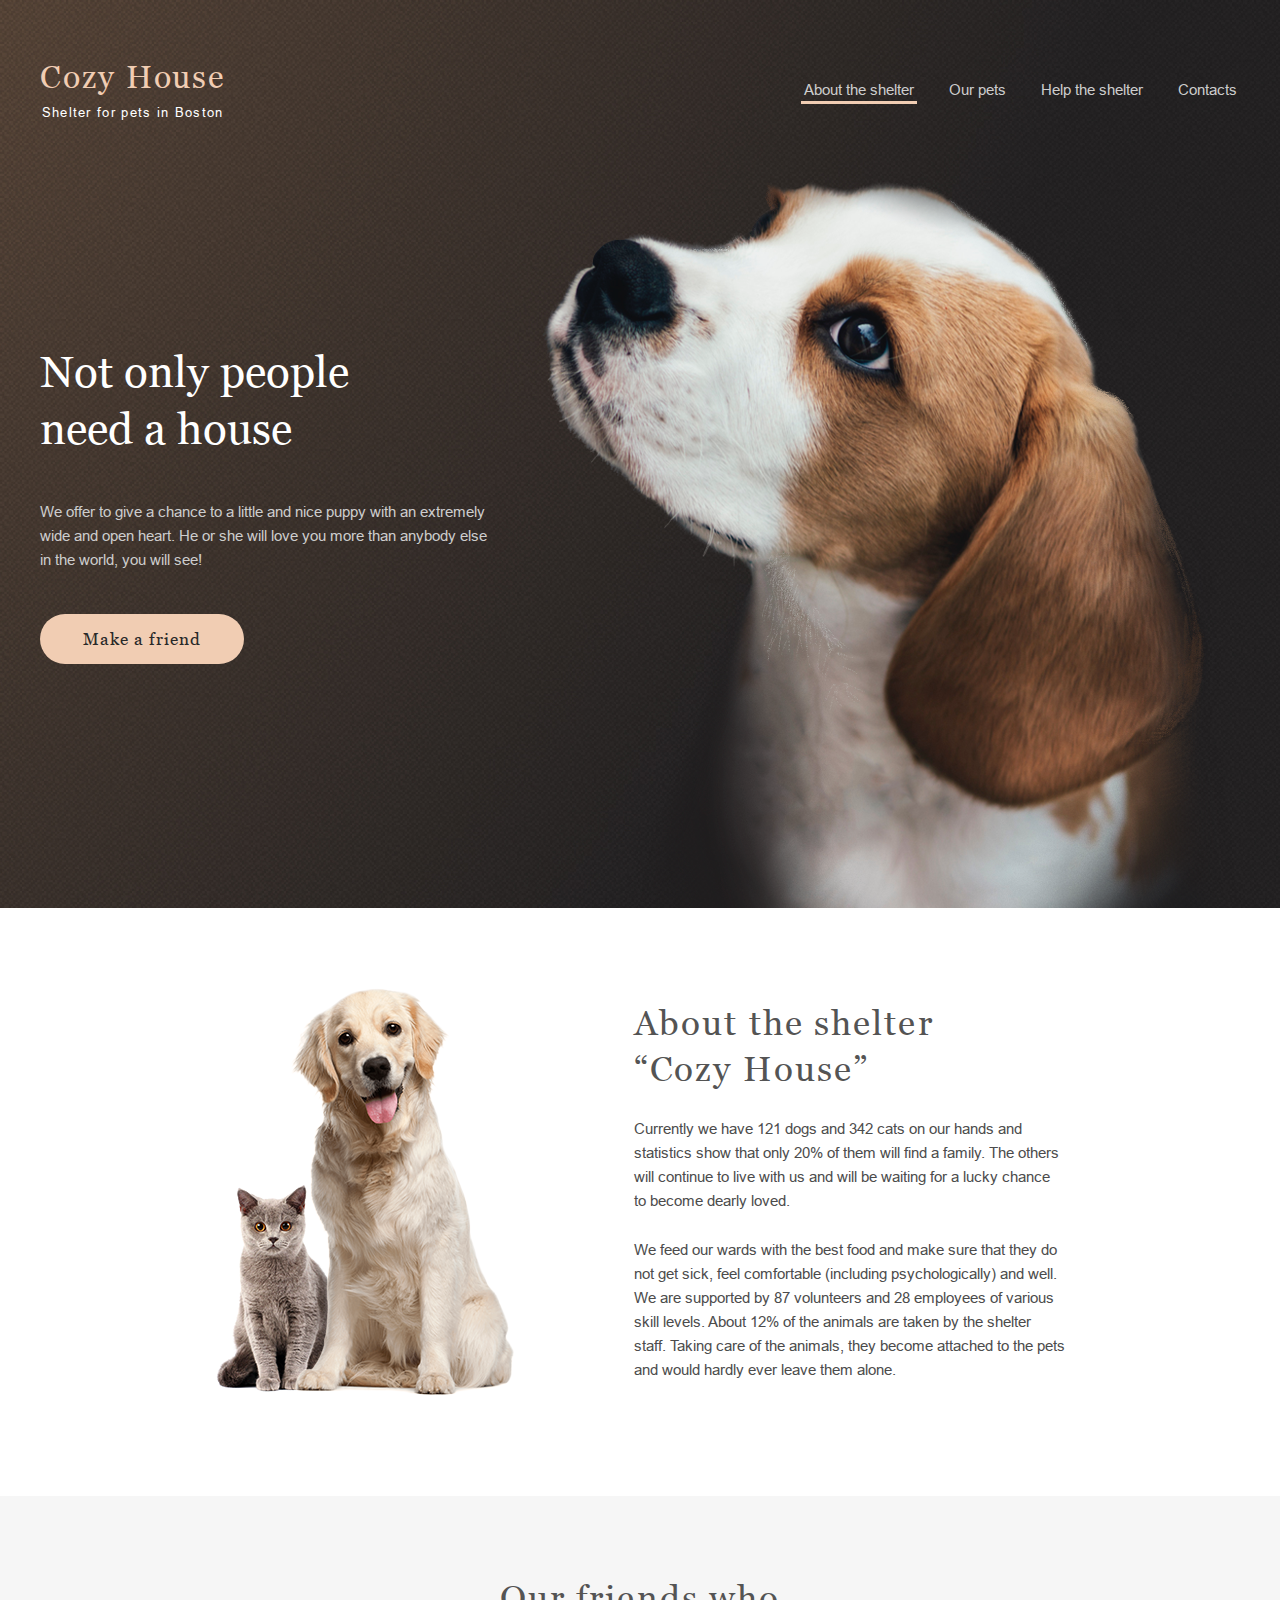
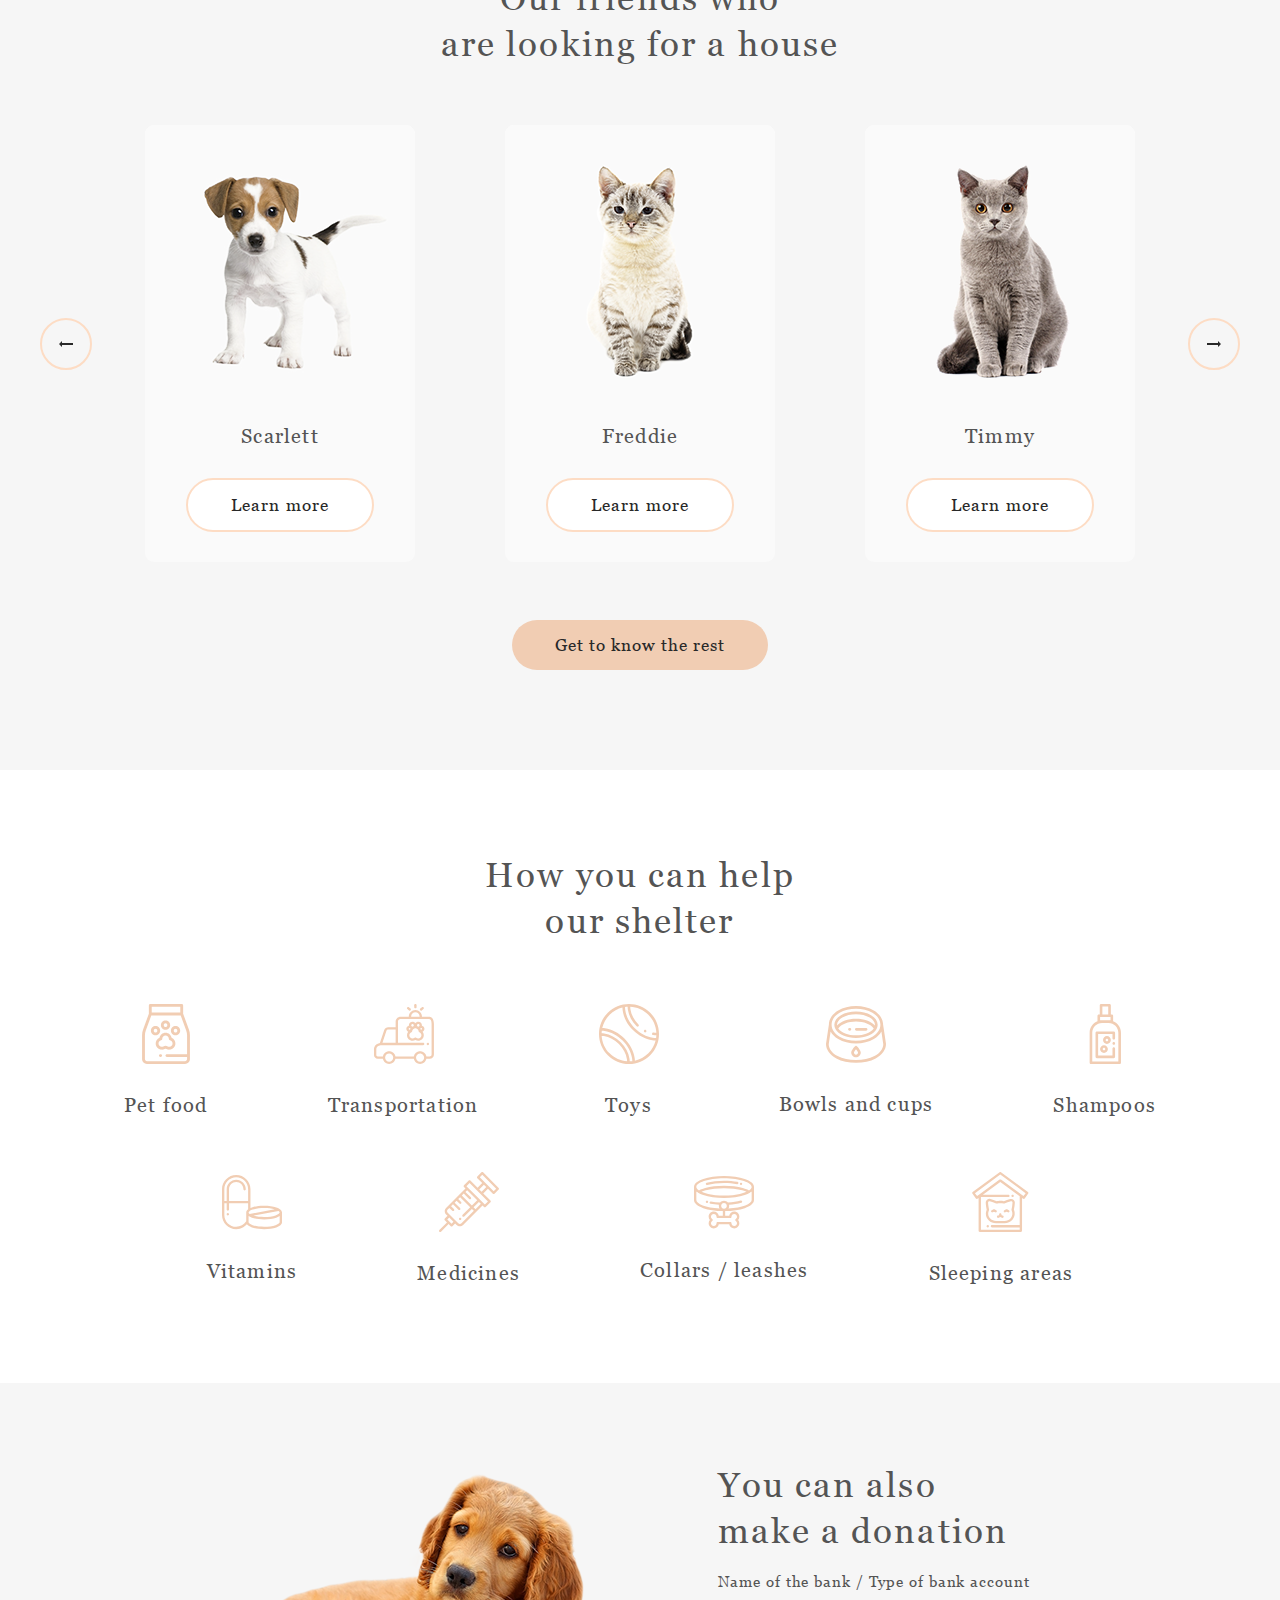
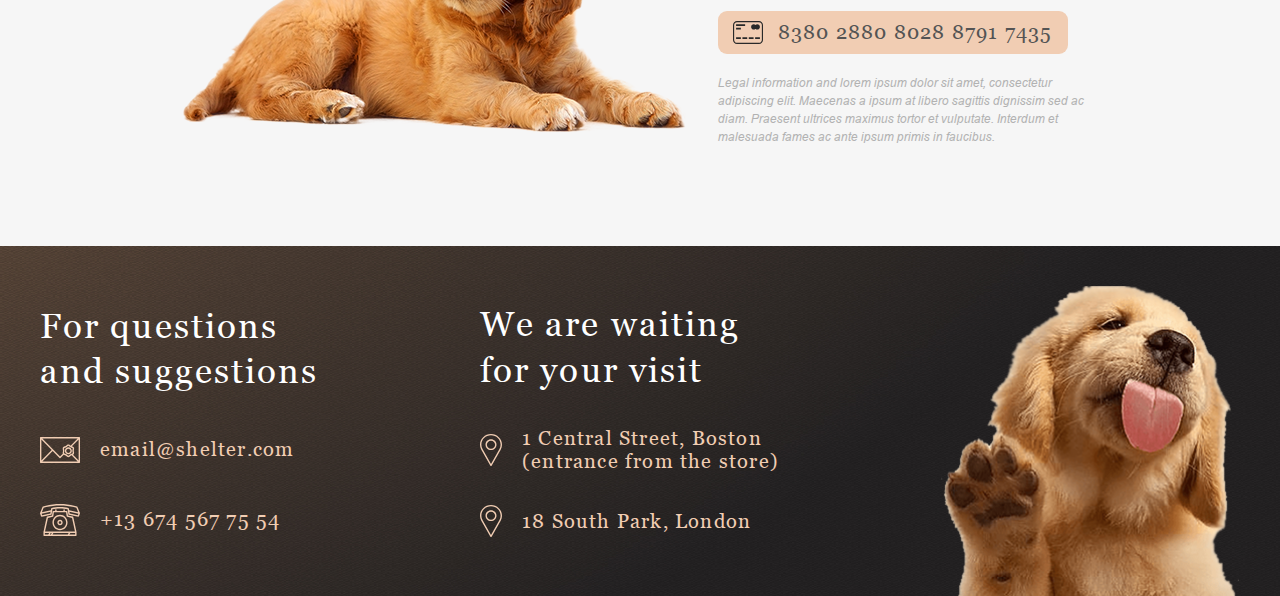
<file: shelter/pages/main/index.html>
<!DOCTYPE html>
<html lang="en">

<head>
  <meta charset="UTF-8" />
  <meta http-equiv="X-UA-Compatible" content="IE=edge" />
  <meta name="viewport" content="width=device-width, initial-scale=1.0" />
  <link rel="stylesheet" href="style.css" />
  <title>Shelter</title>
</head>

<body>
  <div class="wrapper">
    <div class="popup-mask">
      <div class="popup-modal">
        <button class="popup__button"></button>
      </div>
    </div>
    <header class="header">
      <div class="container">
        <a href="#" class="header__logo">
          <h1 class="header__logo-name">Cozy House</h1>
          <div class="header__logo-desc">Shelter for pets in Boston</div>
        </a>
        <div class="header__burger">
          <span></span>
          <span></span>
          <span></span>
        </div>
        <nav class="header__menu menu">
          <ul class="menu__list">
            <li class="menu__item">
              <a href="" class="menu__link active">About the shelter</a>
            </li>
            <li class="menu__item">
              <a href="../pets/ourpets.html" class="menu__link">Our pets</a>
            </li>
            <li class="menu__item">
              <a href="#help" class="menu__link">Help the shelter</a>
            </li>
            <li class="menu__item">
              <a href="#footer" class="menu__link">Contacts</a>
            </li>
          </ul>
        </nav>
      </div>
    </header>
    <main class="main">
      <section class="start-screen">
        <div class="container">
          <div class="start-screen__content">
            <div class="start-screen__block-text block-text">
              <h2 class="block-text__title">Not only people need a house</h2>
              <div class="block-text__text">
                We offer to give a chance to a little and nice puppy with an
                extremely wide and open heart. He or she will love you more
                than anybody else in the world, you will see!
              </div>
              <a href="#pets" class="block-text__button button">Make a friend</a>
            </div>
          </div>
          <div class="start-screen__image">
            <picture>
              <source media="(max-width: 767px)" srcset="../../assets/images/startScreen/puppy320.png">
              <source media="(max-width: 1279.5px)" srcset="../../assets/images/startScreen/puppy768.png">
              <img src="../../assets/images/startScreen/puppy.png" alt="">
            </picture>
          </div>
        </div>
      </section>
      <section class="about">
        <div class="container">
          <div class="about__image">
            <picture class="about__picture">
              <source media="(max-width: 767px)" srcset="../../assets/images/about/about-pets320.png">
              <source media="(max-width: 1279.5px)" srcset="../../assets/images/about/about-pets768.png">
              <img src="../../assets/images/about/about-pets.png" alt="about-image" />
            </picture>
          </div>
          <div class="about__content">
            <h2 class="about__title">About the shelter “Cozy House”</h2>
            <p>
              Currently we have 121 dogs and 342 cats on our hands and
              statistics show that only 20% of them will find a family. The
              others will continue to live with us and will be waiting for a
              lucky chance to become dearly loved.
            </p>
            <p>
              We feed our wards with the best food and make sure that they do
              not get sick, feel comfortable (including psychologically) and
              well. We are supported by 87 volunteers and 28 employees of
              various skill levels. About 12% of the animals are taken by the
              shelter staff. Taking care of the animals, they become attached
              to the pets and would hardly ever leave them alone.
            </p>
          </div>
        </div>
      </section>
      <section class="pets" id="pets">
        <div class="container">
          <h2 class="pets__title">Our friends who <br /> are looking for a house</h2>
          <div class="pets__slider slider">
            <div class="slider__arrow arrow-left">
              <img src="../../assets/icons/arrowLeft.svg" alt="left">
            </div>
            <div class="slider__wrapper">
              <div class="slider__cards">
                <ul class="slider__list" id="list-left"></ul>
                <ul class="slider__list" id="list-center"></ul>
                <ul class="slider__list" id="list-right"></ul>
              </div>
            </div>
            <div href="#" class="slider__arrow arrow-right">
              <img src="../../assets/icons/arrowRight.svg" alt="right">
            </div>
          </div>
          <a href="../pets/ourpets.html" class="pets__button button">Get to know the rest</a>
        </div>
      </section>
      <section class="help" id="help">
        <div class="container">
          <h2 class="help__title">How you can help our shelter</h2>
          <ul class="help__list">
            <li class="help__item">
              <img src="../../assets/icons/help/petFood.svg" alt="" class="help__image">
              <div class="help__text">Pet food</div>
            </li>
            <li class="help__item">
              <img src="../../assets/icons/help/transportation.svg" alt="" class="help__image">
              <div class="help__text">Transportation</div>
            </li>
            <li class="help__item">
              <img src="../../assets/icons/help/toys.svg" alt="" class="help__image">
              <div class="help__text">Toys</div>
            </li>
            <li class="help__item">
              <img src="../../assets/icons/help/bowls-and-cups.svg" alt="" class="help__image">
              <div class="help__text">Bowls and cups</div>
            </li>
            <li class="help__item">
              <img src="../../assets/icons/help/shampoos.svg" alt="" class="help__image">
              <div class="help__text">Shampoos</div>
            </li>
            <li class="help__item">
              <img src="../../assets/icons/help/vitamins.svg" alt="" class="help__image">
              <div class="help__text">Vitamins</div>
            </li>
            <li class="help__item">
              <img src="../../assets/icons/help/medicines.svg" alt="" class="help__image">
              <div class="help__text">Medicines</div>
            </li>
            <li class="help__item">
              <img src="../../assets/icons/help/collars-or-leashes.svg" alt="" class="help__image">
              <div class="help__text">Collars / leashes</div>
            </li>
            <li class="help__item">
              <img src="../../assets/icons/help/sleeping-area.svg" alt="" class="help__image">
              <div class="help__text">Sleeping areas</div>
            </li>
          </ul>
        </div>
      </section>
      <section class="donation">
        <div class="container">
          <div class="donation__inner">
            <div class="donation__image">
              <picture class="donation__picture">
                <source media="(max-width: 767px)" srcset="../../assets/images/donation/donation-dog320.png">
                <source media="(max-width: 1279.5px)" srcset="../../assets/images/donation/donation-dog768.png">
                <img src="../../assets/images/donation/donation-dog.png" alt="donation-dog" class="donation__img">
              </picture>
            </div>
            <div class="donation__content">
              <h3 class="donation__title">You can also make a donation</h3>
              <div class="donation__subtitle">Name of the bank / Type of bank account</div>
              <div class="donation__credit-card">
                <img src="../../assets/icons/credit-card.svg" alt="" class="credit-card">
                <a href="#">8380 2880 8028 8791 7435</a>
              </div>
              <div class="donation__legal-info">Legal information and lorem ipsum dolor sit amet, consectetur adipiscing
                elit. Maecenas a ipsum at libero sagittis dignissim sed ac diam. Praesent ultrices maximus tortor et
                vulputate. Interdum et malesuada fames ac ante ipsum primis in faucibus.</div>
            </div>
          </div>
        </div>
      </section>
    </main>
    <footer class="footer" id="footer">
      <div class="container">
        <div class="footer__content">
          <div class="footer__contacts">
            <h3 class="footer__title">
              For questions and suggestions
            </h3>
            <div class="footer__contacts-info">
              <div class="footer__email footer__contact">
                <img src="../../assets/icons/footer/mail.svg" alt="mail">
                <a href="mailto:email@shelter.com">email@shelter.com</a>
              </div>
              <div class="footer__phone footer__contact">
                <img src="../../assets/icons/footer/phone.svg" alt="phone">
                <a href="tel:+13 674 567 75 54">+13 674 567 75 54</a>
              </div>
            </div>
          </div>
          <div class="footer__locations">
            <h3 class="footer__title">We are waiting for your visit</h3>
            <div class="footer__locations-info">
              <div class="footer__address footer__contact">
                <img src="../../assets/icons/footer/pin.svg" alt="pin">
                <a href="https://goo.gl/maps/1sQMjm68y4gkvGRN8">1 Central Street, Boston (entrance from the store)</a>
              </div>
              <div class="footer__address footer__contact">
                <img src="../../assets/icons/footer/pin.svg" alt="pin">
                <a href="https://goo.gl/maps/nyp86EaMifgNSCDZ9">18 South Park, London </a>
              </div>
            </div>
          </div>
          <div class="footer__image">
            <picture>
              <source media="(max-width:767px)" src="../../assets/images/footer/footer-puppy320.png">
              <img src="../../assets/images/footer/footer-puppy.png" alt="puppy">
            </picture>
          </div>
        </div>
    </footer>
    <div class="overlay"></div>
  </div>
  <script src="./jsscripts/burgermenu.js"></script>
  <script type="module" src="./jsscripts/carousel.js"></script>
  <script type="module" src="./jsscripts/popup.js"></script>
</body>
</html>
</file>
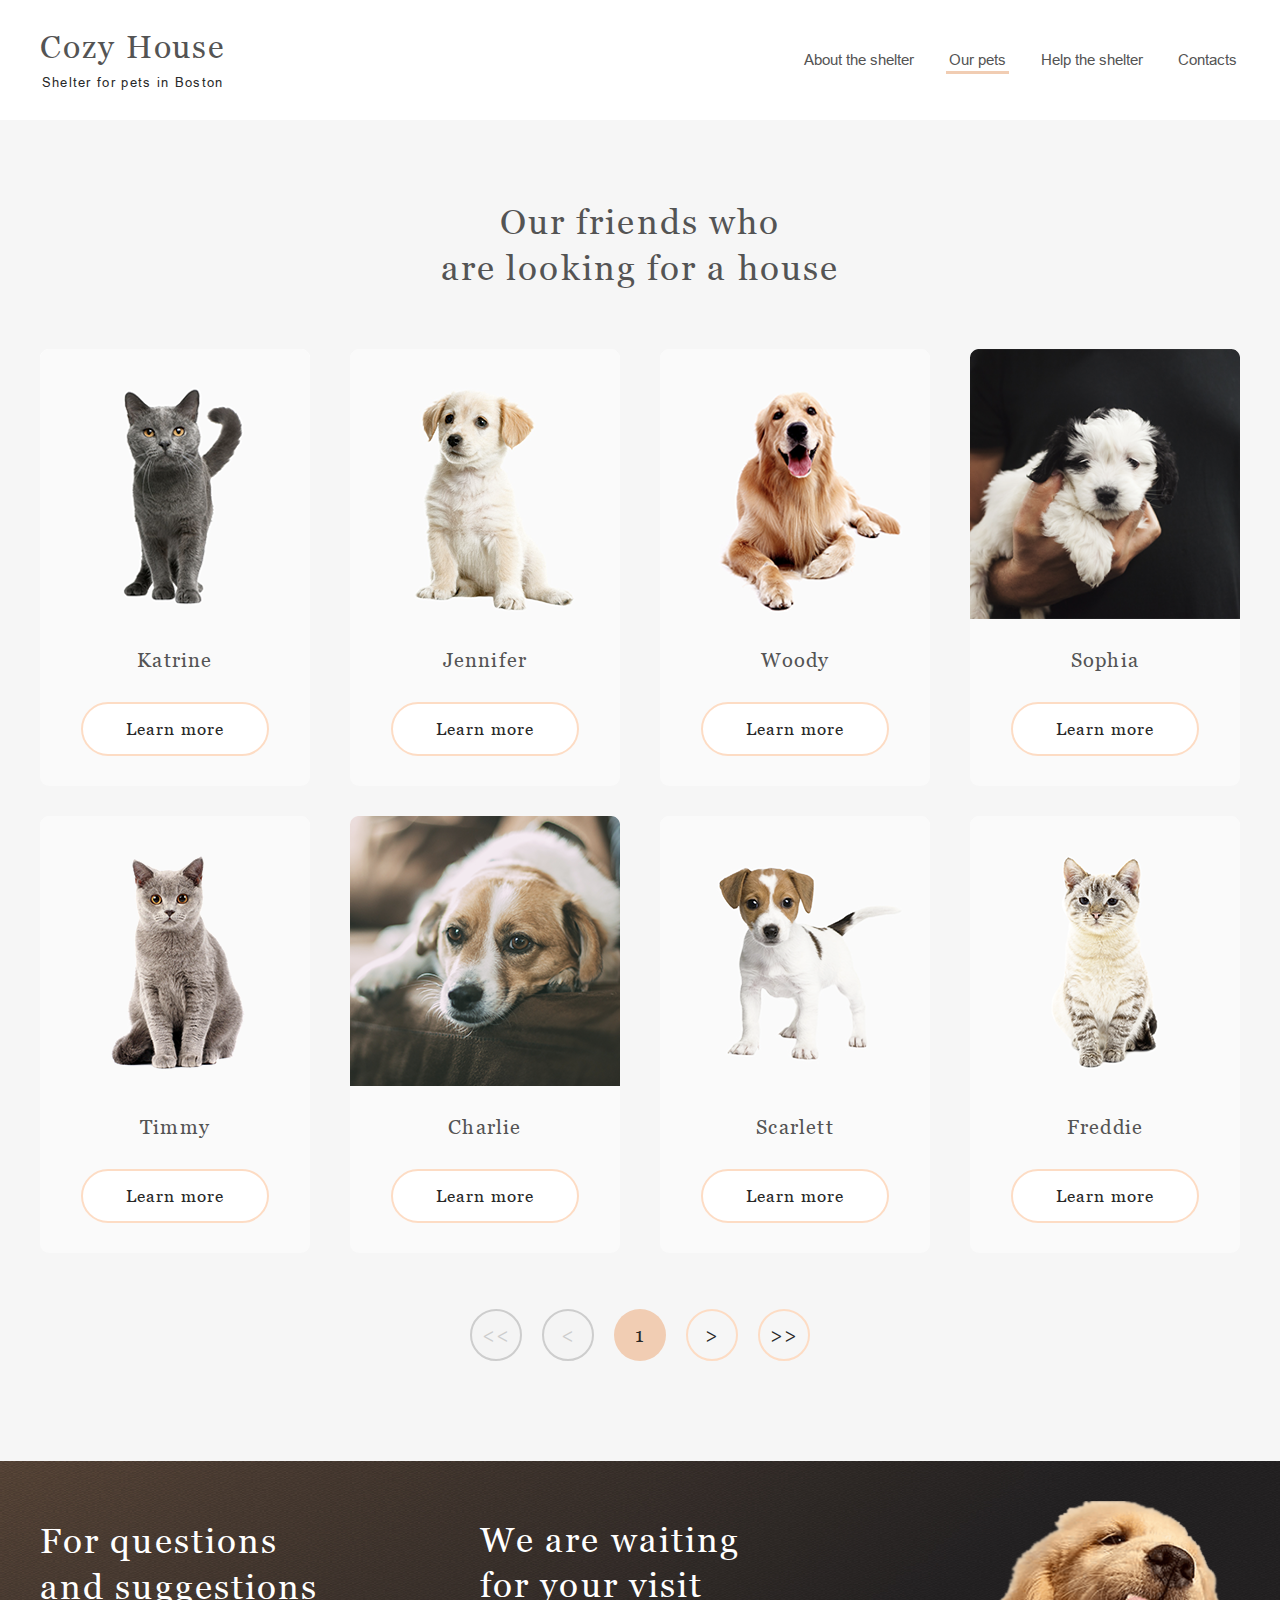
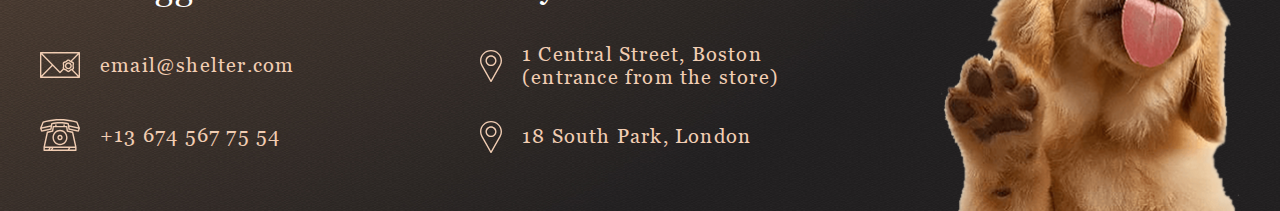
<file: shelter/pages/pets/ourpets.html>
<!DOCTYPE html>
<html lang="en">

<head>
    <meta charset="UTF-8">
    <meta http-equiv="X-UA-Compatible" content="IE=edge">
    <meta name="viewport" content="width=device-width, initial-scale=1.0">
    <link rel="stylesheet" href="../main/style.css">
    <title>Our pets</title>
</head>

<body>
    <div class="wrapper">
        <header class="header header_light">
            <div class="container light-container">
                <a href="../main/index.html" class="header__logo">
                    <h1 class="header__logo-name">Cozy House</h1>
                    <div class="header__logo-desc">Shelter for pets in Boston</div>
                </a>
                <div class="header__burger">
                    <span></span>
                    <span></span>
                    <span></span>
                  </div>
                <nav class="header__menu menu menu_light">
                    <ul class="menu__list">
                        <li class="menu__item">
                            <a href="../main/index.html" class="menu__link">About the shelter</a>
                        </li>
                        <li class="menu__item">
                            <a href="" class="menu__link active">Our pets</a>
                        </li>
                        <li class="menu__item">
                            <a href="../main/index.html#help" class="menu__link">Help the shelter</a>
                        </li>
                        <li class="menu__item">
                            <a href="#footer" class="menu__link">Contacts</a>
                        </li>
                    </ul>
                </nav>
            </div>
        </header>
        <main class="main">
            <section class="pets" id="pets">
                <div class="container pets-page">
                    <h2 class="pets__title">Our friends who <br /> are looking for a house</h2>
                    <div class="pets-page__slider">
                        <ul class="pets__content">
                            <li class="card">
                                <div class="card__image">
                                    <img src="../../assets/images/pets/katrine.png" alt="Cat" />
                                </div>
                                <div class="card__name">Katrine</div>
                                <a href="" class="card__button button button_light">Learn more</a>
                            </li>
                            <li class="card">
                                <div class="card__image">
                                    <img src="../../assets/images/pets/jennifer.png" alt="Dog" />
                                </div>
                                <div class="card__name">Jennifer</div>
                                <a href="" class="card__button button button_light">Learn more</a>
                            </li>
                            <li class="card">
                                <div class="card__image">
                                    <img src="../../assets/images/pets/woody.png" alt="Dog" />
                                </div>
                                <div class="card__name">Woody</div>
                                <a href="" class="card__button button button_light">Learn more</a>
                            </li>
                            <li class="card">
                                <div class="card__image">
                                    <img src="../../assets/images/pets/sophia.png" alt="Dog" />
                                </div>
                                <div class="card__name">Sophia</div>
                                <a href="" class="card__button button button_light">Learn more</a>
                            </li>
                            <li class="card">
                                <div class="card__image">
                                    <img src="../../assets/images/pets/timmy.png" alt="Dog" />
                                </div>
                                <div class="card__name">Timmy</div>
                                <a href="" class="card__button button button_light">Learn more</a>
                            </li>
                            <li class="card">
                                <div class="card__image">
                                    <img src="../../assets/images/pets/charly.png" alt="Dog" />
                                </div>
                                <div class="card__name">Charlie</div>
                                <a href="" class="card__button button button_light">Learn more</a>
                            </li>
                            <li class="card">
                                <div class="card__image">
                                    <img src="../../assets/images/pets/scarlet.png" alt="Dog" />
                                </div>
                                <div class="card__name">Scarlett</div>
                                <a href="" class="card__button button button_light">Learn more</a>
                            </li>
                            <li class="card">
                                <div class="card__image">
                                    <img src="../../assets/images/pets/freddie.png" alt="Dog" />
                                </div>
                                <div class="card__name">Freddie</div>
                                <a href="" class="card__button button button_light">Learn more</a>
                            </li>
                        </ul>
                        <ul class="pets-page__navigation navigation">
                            <button disabled class="navigation__item disabled"> &lt&lt</button>
                            <button disabled class="navigation__item disabled">&lt</button>
                            <button class="navigation__item active">1</button>
                            <button class="navigation__item abled">&gt</button>
                            <button class="navigation__item abled">&gt&gt</button>
                        </ul>
                    </div>
                </div>
            </section>
        </main>
        <footer class="footer" id="footer">
            <div class="container">
              <div class="footer__content">
                <div class="footer__contacts">
                  <h3 class="footer__title">
                    For questions and suggestions
                  </h3>
                  <div class="footer__contacts-info">
                  <div class="footer__email footer__contact">
                    <img src="../../assets/icons/footer/mail.svg" alt="mail">
                    <a href="mailto:email@shelter.com">email@shelter.com</a>
                  </div>
                  <div class="footer__phone footer__contact">
                    <img src="../../assets/icons/footer/phone.svg" alt="phone">
                    <a href="tel:+13 674 567 75 54">+13 674 567 75 54</a>
                  </div>
                </div>
                </div>
                <div class="footer__locations">
                  <h3 class="footer__title">We are waiting for your visit</h3>
                  <div class="footer__locations-info">
                  <div class="footer__address footer__contact">
                    <img src="../../assets/icons/footer/pin.svg" alt="pin">
                    <a href="https://goo.gl/maps/1sQMjm68y4gkvGRN8">1 Central Street, Boston (entrance from the store)</a>
                  </div>
                  <div class="footer__address footer__contact">
                    <img src="../../assets/icons/footer/pin.svg" alt="pin">
                    <a href="https://goo.gl/maps/nyp86EaMifgNSCDZ9">18 South Park, London </a>
                  </div>
                </div>
                </div>
                <div class="footer__image">
                  <img src="../../assets/images/footer/footer-puppy.png" alt="puppy">
                </div>
              </div>
            </div>
          </footer>
    </div>
    <div class="overlay"></div>
    <script src="../main/jsscripts/burgermenu.js"></script>
</body>

</html>
</file>
<file: shelter/pages/main/style.css>
@font-face {
  font-family: 'Arial';
  src: url("../../assets/fonts/ArialCyrMT-Italic.eot");
  src: url("../../assets/fonts/ArialCyrMT-Italic.eot?#iefix") format("embedded-opentype"), url("../../assets/fonts/ArialCyrMT-Italic.woff2") format("woff2"), url("../../assets/fonts/ArialCyrMT-Italic.woff") format("woff"), url("../../assets/fonts/ArialCyrMT-Italic.ttf") format("truetype"), url("../../assets/fonts/ArialCyrMT-Italic.svg#ArialCyrMT-Italic") format("svg");
  font-weight: 400;
  font-style: italic;
  font-display: swap;
}

@font-face {
  font-family: 'Arial';
  src: url("../../assets/fonts/ArialMT.eot");
  src: url("../../assets/fonts/ArialMT.eot?#iefix") format("embedded-opentype"), url("../../assets/fonts/ArialMT.woff2") format("woff2"), url("../../assets/fonts/ArialMT.woff") format("woff"), url("../../assets/fonts/ArialMT.ttf") format("truetype"), url("../../assets/fonts/ArialMT.svg#ArialMT") format("svg");
  font-weight: 400;
  font-style: normal;
  font-display: swap;
}

@font-face {
  font-family: 'Georgia';
  src: url("../../assets/fonts/Georgia-Bold.eot");
  src: url("../../assets/fonts/Georgia-Bold.eot?#iefix") format("embedded-opentype"), url("../../assets/fonts/Georgia-Bold.woff2") format("woff2"), url("../../assets/fonts/Georgia-Bold.woff") format("woff"), url("../../assets/fonts/Georgia-Bold.ttf") format("truetype"), url("../../assets/fonts/Georgia-Bold.svg#Georgia-Bold") format("svg");
  font-weight: 700;
  font-style: normal;
  font-display: swap;
}

@font-face {
  font-family: 'Georgia';
  src: url("../../assets/fonts/Georgia-Italic.eot");
  src: url("../../assets/fonts/Georgia-Italic.eot?#iefix") format("embedded-opentype"), url("../../assets/fonts/Georgia-Italic.woff2") format("woff2"), url("../../assets/fonts/Georgia-Italic.woff") format("woff"), url("../../assets/fonts/Georgia-Italic.ttf") format("truetype"), url("../../assets/fonts/Georgia-Italic.svg#Georgia-Italic") format("svg");
  font-weight: 400;
  font-style: italic;
  font-display: swap;
}

@font-face {
  font-family: 'Georgia';
  src: url("../../assets/fonts/Georgia.eot");
  src: url("../../assets/fonts/Georgia.eot?#iefix") format("embedded-opentype"), url("../../assets/fonts/Georgia.woff2") format("woff2"), url("../../assets/fonts/Georgia.woff") format("woff"), url("../../assets/fonts/Georgia.ttf") format("truetype"), url("../../assets/fonts/Georgia.svg#Georgia") format("svg");
  font-weight: 400;
  font-style: normal;
  font-display: swap;
}

*, *:before, *:after {
  padding: 0;
  margin: 0;
  border: 0;
  -webkit-box-sizing: border-box;
          box-sizing: border-box;
}

a {
  text-decoration: none;
}

ul, ol, li {
  list-style: none;
}

img {
  vertical-align: top;
}

h1, h2, h3, h4, h5, h6 {
  font-size: inherit;
  font-weight: inherit;
}

html, body {
  height: 100%;
  line-height: 1;
  scroll-behavior: smooth;
}

body {
  font-family: "Arial";
  font-size: 15px;
  color: #545454;
}

body.active {
  overflow: hidden;
}

.lock {
  overflow: hidden;
}

.wrapper {
  overflow: hidden;
  display: -webkit-box;
  display: -ms-flexbox;
  display: flex;
  -webkit-box-orient: vertical;
  -webkit-box-direction: normal;
      -ms-flex-direction: column;
          flex-direction: column;
  min-height: 100%;
}

.container {
  max-width: 1230px;
  margin: 0 auto;
  padding: 0 15px;
}

.overlay {
  position: absolute;
  top: 0;
  left: 0;
  width: 100%;
  height: 500vh;
  display: none;
  background: rgba(41, 41, 41, 0.6);
}

.shadow {
  background: rgba(41, 41, 41, 0.6);
  display: block;
}

.header {
  width: 100%;
  position: absolute;
  top: 0;
  left: 0;
  z-index: 50;
}

.header .container {
  display: -webkit-box;
  display: -ms-flexbox;
  display: flex;
  -webkit-box-align: center;
      -ms-flex-align: center;
          align-items: center;
  -webkit-box-pack: justify;
      -ms-flex-pack: justify;
          justify-content: space-between;
  min-height: 180px;
}

.header .container.light-container {
  min-height: 120px;
}

.header .header__logo {
  display: -webkit-box;
  display: -ms-flexbox;
  display: flex;
  -webkit-box-orient: vertical;
  -webkit-box-direction: normal;
      -ms-flex-direction: column;
          flex-direction: column;
  -webkit-box-align: center;
      -ms-flex-align: center;
          align-items: center;
  -webkit-box-pack: center;
      -ms-flex-pack: center;
          justify-content: center;
  -webkit-transition: -webkit-transform 0.5s;
  transition: -webkit-transform 0.5s;
  transition: transform 0.5s;
  transition: transform 0.5s, -webkit-transform 0.5s;
}

.header .header__logo .header__logo-name {
  color: #F1CDB3;
  font-family: "Georgia";
  font-weight: 400;
  font-size: 32px;
  line-height: 110%;
  letter-spacing: 0.06em;
  margin-bottom: 10px;
}

.header .header__logo .header__logo-desc {
  font-family: "Arial";
  font-weight: 400;
  font-size: 13px;
  line-height: 15px;
  letter-spacing: 0.1em;
  color: #ffffff;
}

.header__burger {
  display: none;
  width: 30px;
  height: 22px;
  cursor: pointer;
}

.header__burger span {
  height: 2px;
  background-color: #F1CDB3;
}

.header.header_light {
  background-color: #FFF;
  position: fixed;
}

.header.header_light .header__logo-name {
  color: #545454;
}

.header.header_light .header__logo-desc {
  color: #292929;
}

.header.header_light .header__burger span {
  background-color: #000;
}

.menu__list {
  display: -webkit-box;
  display: -ms-flexbox;
  display: flex;
  gap: 29px;
}

.menu__list .menu__link {
  font-family: "Arial";
  font-style: normal;
  font-weight: 400;
  font-size: 15px;
  line-height: 160%;
  color: #CDCDCD;
  padding: 3px;
}

.menu__list .menu__link.active {
  border-bottom: 3px solid #F1CDB3;
}

.menu__list .menu__link:hover {
  color: #fafafa;
}

.menu.menu_light .menu__link {
  color: #545454;
}

.menu.menu_light .menu__link:hover {
  color: #292929;
}

/*--------Adaptive----------*/
@media (max-width: 1279.5px) {
  .header .container {
    min-height: 120px;
    padding: 0 30px;
  }
}

@media (max-width: 767px) {
  .header .container {
    padding: 0 10px;
  }
  .header__menu {
    position: fixed;
    padding: 0 10px;
    top: 0;
    right: -100%;
    height: 100%;
    width: 320px;
    background-color: #292929;
    overflow: auto;
    -webkit-transition: all 1s;
    transition: all 1s;
  }
  .header__menu.menu_light {
    background-color: #FFF;
  }
  .header__menu .menu__list {
    padding: 248px 29px;
    -webkit-box-orient: vertical;
    -webkit-box-direction: normal;
        -ms-flex-direction: column;
            flex-direction: column;
    gap: 40px;
    -webkit-box-align: center;
        -ms-flex-align: center;
            align-items: center;
  }
  .header__menu .menu__list .menu__link {
    font-size: 32px;
    padding: 0;
  }
  .header__burger {
    right: 43px;
    display: -webkit-box;
    display: -ms-flexbox;
    display: flex;
    -webkit-box-orient: vertical;
    -webkit-box-direction: normal;
        -ms-flex-direction: column;
            flex-direction: column;
    -webkit-box-pack: justify;
        -ms-flex-pack: justify;
            justify-content: space-between;
    margin-right: 44px;
    z-index: 100;
    -webkit-transition: -webkit-transform 0.5s;
    transition: -webkit-transform 0.5s;
    transition: transform 0.5s;
    transition: transform 0.5s, -webkit-transform 0.5s;
  }
}

/*------additional styles -----*/
.rotation {
  -webkit-transform: rotate(-90deg);
          transform: rotate(-90deg);
  position: absolute;
  right: 10px;
}

.slide-in {
  right: 0;
  -webkit-transition: all 1s;
  transition: all 1s;
}

.open-logo {
  position: absolute;
  right: 123px;
  top: 30px;
  z-index: 50;
}

.shadowed {
  background: rgba(41, 41, 41, 0.6);
}

.start-screen {
  background: url("../../assets/images/startScreen/gradient-background.jpg") 0 0/100% 100% no-repeat;
}

.start-screen .container {
  padding: 180px 15px 0 15px;
  display: -webkit-box;
  display: -ms-flexbox;
  display: flex;
  gap: 42px;
}

.start-screen__content {
  display: -webkit-box;
  display: -ms-flexbox;
  display: flex;
  display: flex;
  -ms-flex-wrap: wrap;
      flex-wrap: wrap;
  -webkit-box-align: center;
      -ms-flex-align: center;
          align-items: center;
  -webkit-box-flex: 0;
      -ms-flex: 0 1 42%;
          flex: 0 1 42%;
}

.start-screen__block-text {
  max-width: 460px;
  margin-top: -80px;
}

.start-screen__image {
  -webkit-box-flex: 0;
      -ms-flex: 0 1 58%;
          flex: 0 1 58%;
}

.block-text__title {
  color: #fff;
  font-family: "Georgia";
  font-style: normal;
  font-weight: 400;
  font-size: 44px;
  line-height: 130%;
  margin-bottom: 42px;
  max-width: 310px;
}

.block-text__text {
  color: #CDCDCD;
  line-height: 160%;
  margin-bottom: 42px;
}

/*---------Adaptive-------------*/
@media (max-width: 1279.5px) {
  .start-screen .container {
    padding: 151px 30px 0;
    -webkit-box-orient: vertical;
    -webkit-box-direction: normal;
        -ms-flex-direction: column;
            flex-direction: column;
    gap: 100px;
  }
  .start-screen__content {
    display: -webkit-box;
    display: -ms-flexbox;
    display: flex;
    -webkit-box-pack: center;
        -ms-flex-pack: center;
            justify-content: center;
  }
  .start-screen__content .start-screen__block-text {
    display: -webkit-box;
    display: -ms-flexbox;
    display: flex;
    -webkit-box-orient: vertical;
    -webkit-box-direction: normal;
        -ms-flex-direction: column;
            flex-direction: column;
  }
  .start-screen__content .start-screen__block-text {
    margin: 0;
  }
  .start-screen__content .block-text__button {
    margin: 0 auto;
  }
  .start-screen__image {
    display: -webkit-box;
    display: -ms-flexbox;
    display: flex;
    -webkit-box-pack: end;
        -ms-flex-pack: end;
            justify-content: flex-end;
  }
}

@media (max-width: 767px) {
  .start-screen .container {
    padding: 149px 10px 0;
    -webkit-box-orient: vertical;
    -webkit-box-direction: normal;
        -ms-flex-direction: column;
            flex-direction: column;
    gap: 105px;
  }
  .start-screen .container .block-text__title {
    font-size: 25px;
    text-align: center;
    max-width: 100%;
    padding: 0 10%;
    letter-spacing: 0.06em;
  }
  .start-screen .container .block-text__text {
    text-align: center;
  }
}

.button {
  display: inline-block;
  font-family: 'Georgia';
  font-size: 17px;
  line-height: 130%;
  letter-spacing: 0.06em;
  color: #292929;
  padding: 14px 43px;
  border-radius: 100px;
  background: #F1CDB3;
  -webkit-transition: background-color 0.3s ease 0s;
  transition: background-color 0.3s ease 0s;
}

.button:hover {
  background: #FDDCC4;
}

.button_light {
  border: 2px solid #FDDCC4;
  background-color: #FFF;
}

.about .container {
  padding: 80px 190px 100px;
  display: -webkit-box;
  display: -ms-flexbox;
  display: flex;
  gap: 119px;
}

.about__title {
  padding-top: 13px;
  color: #545454;
  font-family: "Georgia";
  font-size: 35px;
  line-height: 130%;
  letter-spacing: 0.06em;
  max-width: 370px;
}

.about p {
  line-height: 160%;
  color: #4c4c4c;
}

.about__content > h2, .about__content > p:not(:last-child) {
  margin-bottom: 25px;
}

/*------------Adaptive---------*/
@media (max-width: 1279.5px) {
  .about .container {
    -webkit-box-orient: vertical;
    -webkit-box-direction: reverse;
        -ms-flex-direction: column-reverse;
            flex-direction: column-reverse;
    gap: 80px;
    padding: 80px 169px 100px;
  }
  .about .container .about__title {
    padding-top: 0;
  }
  .about .container .about__image {
    display: -webkit-box;
    display: -ms-flexbox;
    display: flex;
    -webkit-box-pack: center;
        -ms-flex-pack: center;
            justify-content: center;
  }
}

@media (max-width: 767px) {
  .about .container {
    padding: 43px 10px;
    gap: 40px;
  }
  .about .container .about__content {
    padding: 0 15px;
  }
  .about .container .about__content > h2, .about .container .about__content > p:not(:last-child) {
    margin-bottom: 23px;
  }
  .about .container .about__content .about__title {
    font-size: 25px;
    text-align: center;
    max-width: 100%;
  }
  .about .container .about__content p {
    text-align: justify;
  }
}

.pets {
  background-color: #f6f6f6;
}

.pets .container {
  padding: 80px 15px 100px 15px;
  display: -webkit-box;
  display: -ms-flexbox;
  display: flex;
  -webkit-box-orient: vertical;
  -webkit-box-direction: normal;
      -ms-flex-direction: column;
          flex-direction: column;
  -webkit-box-align: center;
      -ms-flex-align: center;
          align-items: center;
  gap: 58px;
}

.pets__title {
  color: #545454;
  font-family: "Georgia";
  font-size: 35px;
  line-height: 130%;
  letter-spacing: 0.06em;
  max-width: 400px;
  text-align: center;
  margin: 0 auto;
}

.pets__button {
  text-align: center;
}

.pets__button {
  margin: 0 auto;
}

/*-----------adaptive-----*/
@media (max-width: 1279.5px) {
  .pets .container {
    padding: 81px 30px 100px;
    gap: 58px;
  }
}

@media (max-width: 767px) {
  .pets .container {
    padding: 41px 10px;
    gap: 43px;
  }
  .pets .container .pets__title {
    font-size: 25px;
  }
}

/*--------pets-page--------------*/
.container.pets-page {
  padding: 200px 15px 100px;
}

.pets__content {
  display: -webkit-box;
  display: -ms-flexbox;
  display: flex;
  -ms-flex-wrap: wrap;
      flex-wrap: wrap;
  -webkit-box-pack: justify;
      -ms-flex-pack: justify;
          justify-content: space-between;
}

.pets__content .card {
  margin-bottom: 30px;
}

.pets-page__navigation {
  margin-top: 26px;
}

/*-----------adaptive-----*/
@media (max-width: 1279.5px) {
  .container.pets-page {
    padding: 200px 30px 76px;
    gap: 27px;
  }
  .container.pets-page .pets-page__slider {
    padding: 0 64px;
  }
  .container.pets-page .pets-page__slider .pets__content {
    -webkit-box-pack: center;
        -ms-flex-pack: center;
            justify-content: center;
    -webkit-column-gap: 40px;
            column-gap: 40px;
    row-gap: 27px;
    max-height: 1390px;
    max-width: 600px;
    overflow: hidden;
  }
  .container.pets-page .pets-page__slider .pets__content .card {
    margin-bottom: 0;
  }
  .container.pets-page .pets-page__slider .pets-page__navigation {
    margin-top: 15px;
  }
}

@media (max-width: 767px) {
  .container.pets-page {
    padding: 161px 10px 42px;
    gap: 42px;
  }
  .container.pets-page .pets__content {
    width: 300px;
  }
}

.card {
  border-radius: 9px;
  display: -webkit-box;
  display: -ms-flexbox;
  display: flex;
  -webkit-box-orient: vertical;
  -webkit-box-direction: normal;
      -ms-flex-direction: column;
          flex-direction: column;
  -webkit-box-pack: center;
      -ms-flex-pack: center;
          justify-content: center;
  -webkit-box-align: center;
      -ms-flex-align: center;
          align-items: center;
  background-color: #FAFAFA;
  width: 270px;
  gap: 30px;
}

.card__name {
  font-family: 'Georgia';
  font-size: 20px;
  line-height: 23px;
  letter-spacing: 0.06em;
  color: #545454;
}

.card__button {
  margin-bottom: 30px;
}

.card:hover {
  cursor: pointer;
  -webkit-box-shadow: 0px 2px 35px 14px rgba(13, 13, 13, 0.04);
          box-shadow: 0px 2px 35px 14px rgba(13, 13, 13, 0.04);
  -webkit-transition: 0.3s;
  transition: 0.3s;
}

.card:hover .card__button {
  background-color: #FDDCC4;
}

.slider {
  display: -webkit-box;
  display: -ms-flexbox;
  display: flex;
  width: 100%;
  -webkit-box-align: center;
      -ms-flex-align: center;
          align-items: center;
  -webkit-box-pack: justify;
      -ms-flex-pack: justify;
          justify-content: space-between;
}

.slider__wrapper {
  width: 990px;
  overflow: hidden;
  display: -webkit-box;
  display: -ms-flexbox;
  display: flex;
}

.slider__cards {
  display: -webkit-box;
  display: -ms-flexbox;
  display: flex;
  position: relative;
  left: -990px;
}

.slider__list {
  display: -webkit-box;
  display: -ms-flexbox;
  display: flex;
  gap: 90px;
  width: 990px;
}

.slider__arrow {
  height: 52px;
  width: 52px;
  border-radius: 100px;
  border: 2px solid #FDDCC4;
  -webkit-transition: background-color 0.5s ease 0s;
  transition: background-color 0.5s ease 0s;
  display: -webkit-box;
  display: -ms-flexbox;
  display: flex;
}

.slider__arrow:hover {
  background-color: #FDDCC4;
}

.slider__arrow img {
  margin: auto;
}

/*----adaptive-----*/
@media (max-width: 1279.5px) {
  .slider {
    gap: 12px;
  }
  .slider__wrapper {
    width: 580px;
  }
  .slider__list {
    gap: 40px;
  }
}

@media (max-width: 767px) {
  .slider {
    -ms-flex-wrap: wrap;
        flex-wrap: wrap;
    max-width: 270px;
    -ms-flex-pack: distribute;
        justify-content: space-around;
    row-gap: 17px;
  }
  .slider__wrapper {
    -webkit-box-ordinal-group: 2;
        -ms-flex-order: 1;
            order: 1;
    -webkit-box-flex: 0;
        -ms-flex: 0 1 100%;
            flex: 0 1 100%;
  }
  .arrow-left {
    -webkit-box-ordinal-group: 3;
        -ms-flex-order: 2;
            order: 2;
  }
  .arrow-right {
    -webkit-box-ordinal-group: 4;
        -ms-flex-order: 3;
            order: 3;
  }
}

@-webkit-keyframes move-left {
  from {
    left: -990px;
  }
  to {
    left: 0;
  }
}

@keyframes move-left {
  from {
    left: -990px;
  }
  to {
    left: 0;
  }
}

.transition-left {
  -webkit-animation-name: move-left;
          animation-name: move-left;
  -webkit-animation-duration: 3s;
          animation-duration: 3s;
}

@-webkit-keyframes move-right {
  from {
    left: -990px;
  }
  to {
    left: -1980px;
  }
}

@keyframes move-right {
  from {
    left: -990px;
  }
  to {
    left: -1980px;
  }
}

.transition-right {
  -webkit-animation-name: move-right;
          animation-name: move-right;
  -webkit-animation-duration: 3s;
          animation-duration: 3s;
}

.help .container {
  padding: 83px 15px 43px 15px;
}

.help__title {
  font-family: "Georgia";
  font-size: 35px;
  line-height: 130%;
  letter-spacing: 0.06em;
  color: #545454;
  max-width: 310px;
  text-align: center;
  margin: 0 auto 60px;
}

.help__list {
  display: -webkit-box;
  display: -ms-flexbox;
  display: flex;
  -ms-flex-wrap: wrap;
      flex-wrap: wrap;
  -webkit-box-pack: center;
      -ms-flex-pack: center;
          justify-content: center;
}

.help__list .help__item {
  display: -webkit-box;
  display: -ms-flexbox;
  display: flex;
  -webkit-box-orient: vertical;
  -webkit-box-direction: normal;
      -ms-flex-direction: column;
          flex-direction: column;
  -webkit-box-align: center;
      -ms-flex-align: center;
          align-items: center;
  -webkit-box-pack: center;
      -ms-flex-pack: center;
          justify-content: center;
  margin: 0 60px 55px;
}

.help__list .help__item .help__image {
  margin-bottom: 30px;
}

.help__text {
  font-family: "Georgia";
  font-size: 20px;
  line-height: 115%;
  letter-spacing: 0.06em;
  color: #545454;
}

/*--------adaptive-----------*/
@media (max-width: 1279.5px) {
  .help .container {
    padding: 82px 30px 100px;
  }
  .help .container .help__title {
    margin: 0 auto 58px;
  }
  .help .container .help__list {
    row-gap: 56px;
    -webkit-column-gap: 60px;
            column-gap: 60px;
  }
  .help .container .help__item {
    margin: 0;
    width: 170px;
  }
}

@media (max-width: 767px) {
  .help .container {
    padding: 43px 15px;
  }
  .help .container .help__title {
    font-size: 25px;
    max-width: 100%;
    margin: 0 0 42px 0;
    padding: 0 10%;
  }
  .help .container .help__list {
    gap: 30px;
    -webkit-box-pack: justify;
        -ms-flex-pack: justify;
            justify-content: space-between;
  }
  .help .container .help__list .help__item {
    margin: 0;
    width: 130px;
  }
  .help .container .help__list .help__item .help__text {
    font-size: 15px;
  }
  .help .container .help__list .help__item .help__image {
    margin-bottom: 20px;
  }
  .help .container .help__list .help__item img {
    width: 50px;
    height: 50px;
  }
}

.donation {
  background-color: #f6f6f6;
}

.donation .container {
  padding: 80px 15px 100px;
  display: -webkit-box;
  display: -ms-flexbox;
  display: flex;
  -webkit-box-pack: center;
      -ms-flex-pack: center;
          justify-content: center;
}

.donation__inner {
  display: -webkit-box;
  display: -ms-flexbox;
  display: flex;
  -webkit-box-pack: center;
      -ms-flex-pack: center;
          justify-content: center;
  max-width: 915px;
  gap: 30px;
}

.donation__inner .donation__image {
  padding-top: 10px;
}

.donation__content {
  display: -webkit-box;
  display: -ms-flexbox;
  display: flex;
  -webkit-box-orient: vertical;
  -webkit-box-direction: normal;
      -ms-flex-direction: column;
          flex-direction: column;
  -webkit-box-align: start;
      -ms-flex-align: start;
          align-items: start;
  gap: 20px;
}

.donation__title {
  font-family: "Georgia";
  font-size: 35px;
  line-height: 130%;
  letter-spacing: 0.06em;
  color: #545454;
  max-width: 300px;
}

.donation__subtitle {
  font-family: "Georgia";
  line-height: 110%;
  letter-spacing: 0.06em;
  color: #545454;
}

.donation__credit-card {
  border-radius: 9px;
  padding: 10px 15px;
  background-color: #F1CDB3;
  font-family: "Georgia";
  font-size: 20px;
  line-height: 115%;
  letter-spacing: 0.06em;
  color: #545454;
}

.donation__credit-card:hover {
  background-color: #FDDCC4;
  -webkit-transition: 0.5s;
  transition: 0.5s;
}

.donation__credit-card a {
  color: #545454;
}

.donation__credit-card .credit-card {
  margin-right: 9px;
}

.donation__legal-info {
  font-family: "Arial";
  font-style: italic;
  font-size: 12px;
  line-height: 18px;
  color: #b2b2b2;
}

/*--------adaptive------*/
@media (max-width: 1279.5px) {
  .donation .container {
    padding: 79px 30px 99px;
  }
  .donation .container .donation__inner {
    -webkit-box-orient: vertical;
    -webkit-box-direction: reverse;
        -ms-flex-direction: column-reverse;
            flex-direction: column-reverse;
    padding: 0 102px;
    gap: 60px;
  }
  .donation .container .donation__inner .donation__image {
    padding-top: 0;
    display: -webkit-box;
    display: -ms-flexbox;
    display: flex;
    -webkit-box-pack: center;
        -ms-flex-pack: center;
            justify-content: center;
  }
  .donation .container .donation__inner .donation__content {
    padding: 0 63px;
  }
}

@media (max-width: 767px) {
  .donation .container {
    padding: 40px 10px;
  }
  .donation .container .donation__inner {
    gap: 42px;
    padding: 0;
  }
  .donation .container .donation__inner .donation__content {
    padding: 0 10px;
    -webkit-box-align: center;
        -ms-flex-align: center;
            align-items: center;
    gap: 22px;
  }
  .donation .container .donation__inner .donation__content .donation__title {
    font-size: 25px;
    text-align: center;
    padding: 0 10%;
    max-width: 100%;
  }
  .donation .container .donation__inner .donation__content .donation__subtitle {
    letter-spacing: 0;
  }
  .donation .container .donation__inner .donation__content .donation__credit-card a {
    font-size: 15px;
    letter-spacing: 0.04em;
  }
  .donation .container .donation__inner .donation__content .donation__legal-info {
    text-align: justify;
  }
}

.footer {
  background: url("../../assets/images/startScreen/gradient-background.jpg") 0 0/100% 100% no-repeat;
}

.footer .container {
  padding-top: 40px;
}

.footer__title {
  max-width: 280px;
  font-family: "Georgia";
  font-size: 35px;
  line-height: 130%;
  letter-spacing: 0.06em;
  color: #ffffff;
}

.footer a {
  color: #F1CDB3;
  font-family: "Georgia";
  font-size: 20px;
  line-height: 115%;
  letter-spacing: 0.06em;
}

.footer__content {
  display: -webkit-box;
  display: -ms-flexbox;
  display: flex;
  -webkit-box-pack: justify;
      -ms-flex-pack: justify;
          justify-content: space-between;
  -webkit-box-align: center;
      -ms-flex-align: center;
          align-items: center;
  -ms-flex-wrap: wrap;
      flex-wrap: wrap;
}

.footer__contacts {
  display: -webkit-box;
  display: -ms-flexbox;
  display: flex;
  -webkit-box-orient: vertical;
  -webkit-box-direction: normal;
      -ms-flex-direction: column;
          flex-direction: column;
  gap: 42px;
  padding-bottom: 42px;
}

.footer__contacts .footer__contacts-info {
  display: -webkit-box;
  display: -ms-flexbox;
  display: flex;
  -webkit-box-orient: vertical;
  -webkit-box-direction: normal;
      -ms-flex-direction: column;
          flex-direction: column;
  gap: 41px;
}

.footer__locations {
  max-width: 300px;
  display: -webkit-box;
  display: -ms-flexbox;
  display: flex;
  -webkit-box-orient: vertical;
  -webkit-box-direction: normal;
      -ms-flex-direction: column;
          flex-direction: column;
  gap: 34px;
  padding-bottom: 42px;
}

.footer__locations .footer__locations-info {
  display: -webkit-box;
  display: -ms-flexbox;
  display: flex;
  -webkit-box-orient: vertical;
  -webkit-box-direction: normal;
      -ms-flex-direction: column;
          flex-direction: column;
  gap: 32px;
}

.footer__contact {
  display: -webkit-box;
  display: -ms-flexbox;
  display: flex;
  gap: 20px;
  -webkit-box-align: center;
      -ms-flex-align: center;
          align-items: center;
}

/*-------adaptive-------*/
@media (max-width: 1279.5px) {
  .footer .container {
    padding: 30px 46px 0;
  }
  .footer .container .footer__content {
    -webkit-box-pack: center;
        -ms-flex-pack: center;
            justify-content: center;
  }
  .footer .container .footer__content .footer__contacts {
    -webkit-box-flex: 0;
        -ms-flex: 0 1 50%;
            flex: 0 1 50%;
  }
  .footer .container .footer__content .footer__locations {
    -webkit-box-flex: 0;
        -ms-flex: 0 1 50%;
            flex: 0 1 50%;
  }
  .footer .container .footer__content .footer__image {
    -webkit-box-flex: 0;
        -ms-flex: 0 1 100%;
            flex: 0 1 100%;
    display: -webkit-box;
    display: -ms-flexbox;
    display: flex;
    -webkit-box-pack: center;
        -ms-flex-pack: center;
            justify-content: center;
    margin-top: 23px;
  }
}

@media (max-width: 767px) {
  .footer .container {
    padding: 30px 10px 0;
  }
  .footer .container .footer__content {
    -webkit-box-orient: vertical;
    -webkit-box-direction: normal;
        -ms-flex-direction: column;
            flex-direction: column;
    -webkit-box-align: center;
        -ms-flex-align: center;
            align-items: center;
  }
  .footer .container .footer__content h3 {
    font-size: 25px;
    text-align: center;
  }
  .footer .container .footer__content .footer__contacts {
    -webkit-box-align: center;
        -ms-flex-align: center;
            align-items: center;
    padding-bottom: 39px;
  }
  .footer .container .footer__content .footer__contacts .footer__contacts-info {
    -webkit-box-align: center;
        -ms-flex-align: center;
            align-items: center;
    gap: 44px;
  }
  .footer .container .footer__content .footer__locations {
    -webkit-box-align: center;
        -ms-flex-align: center;
            align-items: center;
    gap: 40px;
    padding-bottom: 18px;
  }
  .footer .container .footer__content .footer__locations .footer__locations-info {
    gap: 39px;
  }
  .footer .container .footer__content .footer__image img {
    width: 260px;
    height: 269px;
  }
}

.navigation {
  display: -webkit-box;
  display: -ms-flexbox;
  display: flex;
  -webkit-box-pack: center;
      -ms-flex-pack: center;
          justify-content: center;
  gap: 20px;
}

.navigation__item {
  width: 52px;
  height: 52px;
  border-radius: 50%;
  border: 2px solid #FDDCC4;
  text-align: center;
  line-height: 45px;
  font-family: "Georgia";
  font-size: 20px;
  letter-spacing: 0.06em;
  color: #292929;
}

.navigation .disabled {
  border-color: #CDCDCD;
  color: #CDCDCD;
}

.navigation .abled {
  background-color: #f6f6f6;
}

.navigation .active {
  background-color: #F1CDB3;
  color: #292929;
  border: 2px solid transparent;
}

.navigation .abled:hover {
  cursor: pointer;
  background-color: #FDDCC4;
}

@media (max-width: 767px) {
  .navigation {
    gap: 10px;
  }
}

.popup-mask {
  display: none;
}

.popup-mask.active {
  left: 0;
  position: fixed;
  display: -webkit-box;
  display: -ms-flexbox;
  display: flex;
  -webkit-box-pack: center;
      -ms-flex-pack: center;
          justify-content: center;
  -webkit-box-align: center;
      -ms-flex-align: center;
          align-items: center;
  width: 100%;
  height: 100vh;
  background: rgba(41, 41, 41, 0.6);
  z-index: 5;
}

.popup-mask:hover {
  cursor: pointer;
}

.popup-modal {
  position: relative;
  padding-right: 19px;
  display: -webkit-box;
  display: -ms-flexbox;
  display: flex;
  -webkit-box-pack: justify;
      -ms-flex-pack: justify;
          justify-content: space-between;
  width: 900px;
  height: 500px;
  background: #FAFAFA;
  border-radius: 9px;
}

.popup-modal:hover {
  cursor: default;
}

.popup__button {
  position: absolute;
  width: 52px;
  height: 52px;
  left: 890px;
  top: -51px;
  border: 2px solid #F1CDB3;
  -webkit-box-sizing: border-box;
          box-sizing: border-box;
  border-radius: 100px;
  background: transparent;
  background-image: url("../../assets/icons/cross.svg");
  background-repeat: no-repeat;
  background-position: center;
}

.popup__button:hover {
  cursor: pointer;
  background-color: #a4a3a3;
}

.popup-modal img {
  width: 500px;
  height: 500px;
  border-bottom-left-radius: 9px;
}

.popup-content {
  overflow: auto;
  margin-top: 50px;
  display: -webkit-box;
  display: -ms-flexbox;
  display: flex;
  -webkit-box-orient: vertical;
  -webkit-box-direction: normal;
      -ms-flex-direction: column;
          flex-direction: column;
  width: 351px;
  height: auto;
}

.popup-content h3 {
  margin-bottom: 11px;
  font-family: 'GeorgiaRegular';
  font-style: normal;
  font-weight: 400;
  font-size: 35px;
  line-height: 130%;
  letter-spacing: 0.06em;
  color: #000000;
}

.popup-content h4 {
  margin-bottom: 43px;
  font-family: 'GeorgiaRegular';
  font-style: normal;
  font-weight: 400;
  font-size: 20px;
  line-height: 115%;
  letter-spacing: 0.06em;
  color: #000000;
}

.popup__description {
  margin-bottom: 42px;
  font-family: 'GeorgiaRegular';
  font-style: normal;
  font-weight: 400;
  font-size: 15px;
  line-height: 110%;
  letter-spacing: 0.06em;
  color: #000000;
}

.list__item {
  margin-bottom: 9px;
  position: relative;
  padding-left: 10px;
  font-family: 'GeorgiaRegular';
  font-style: normal;
  font-weight: 400;
  font-size: 15px;
  line-height: 110%;
  letter-spacing: 0.06em;
  color: #000000;
}

.list__item::before {
  position: absolute;
  content: '';
  width: 4px;
  height: 4px;
  background: #F1CDB3;
  display: block;
  border-radius: 50%;
  top: 5px;
  left: 0;
}

.list__item span {
  font-weight: 700;
}

.dot {
  display: block;
  border-radius: 50%;
  width: 4px;
  height: 4px;
  background: #F1CDB3;
}

@media (max-width: 1279.5px) {
  .popup-modal {
    padding-top: 0;
    padding-right: 9px;
    width: 630px;
    height: 350px;
  }
  .popup__button {
    left: 621px;
    top: -51px;
  }
  .popup-modal img {
    width: 350px;
    height: 350px;
  }
  .popup-content {
    margin-top: 0;
    width: 261px;
    height: auto;
  }
  .popup-content h3 {
    margin-top: 10px;
    margin-bottom: 10px;
  }
  .popup-content h4 {
    margin-bottom: 21px;
  }
  .popup__description {
    margin-bottom: 19px;
    font-size: 13px;
  }
  .list__item {
    margin-bottom: 7px;
    padding-left: 16px;
  }
}

@media (max-width: 767px) {
  .popup-modal {
    padding-left: 10px;
    padding-top: 0;
    padding-right: 0;
    width: 240px;
    height: 341px;
  }
  .popup__button {
    left: 218px;
    top: -51px;
  }
  .popup-modal img {
    display: none;
    width: 350px;
    height: 350px;
  }
  .popup-content {
    margin-top: 0;
    width: 261px;
    height: auto;
  }
  .popup-content h3 {
    margin: 0 auto;
    margin-top: 10px;
    margin-bottom: 10px;
  }
  .popup-content h4 {
    margin: 0 auto;
    margin-bottom: 21px;
  }
  .popup__description {
    margin: 0 auto;
    margin-bottom: 19px;
    font-size: 13px;
  }
  .list__item {
    margin-bottom: 7px;
    padding-left: 16px;
  }
}
/*# sourceMappingURL=style.css.map */
</file>
